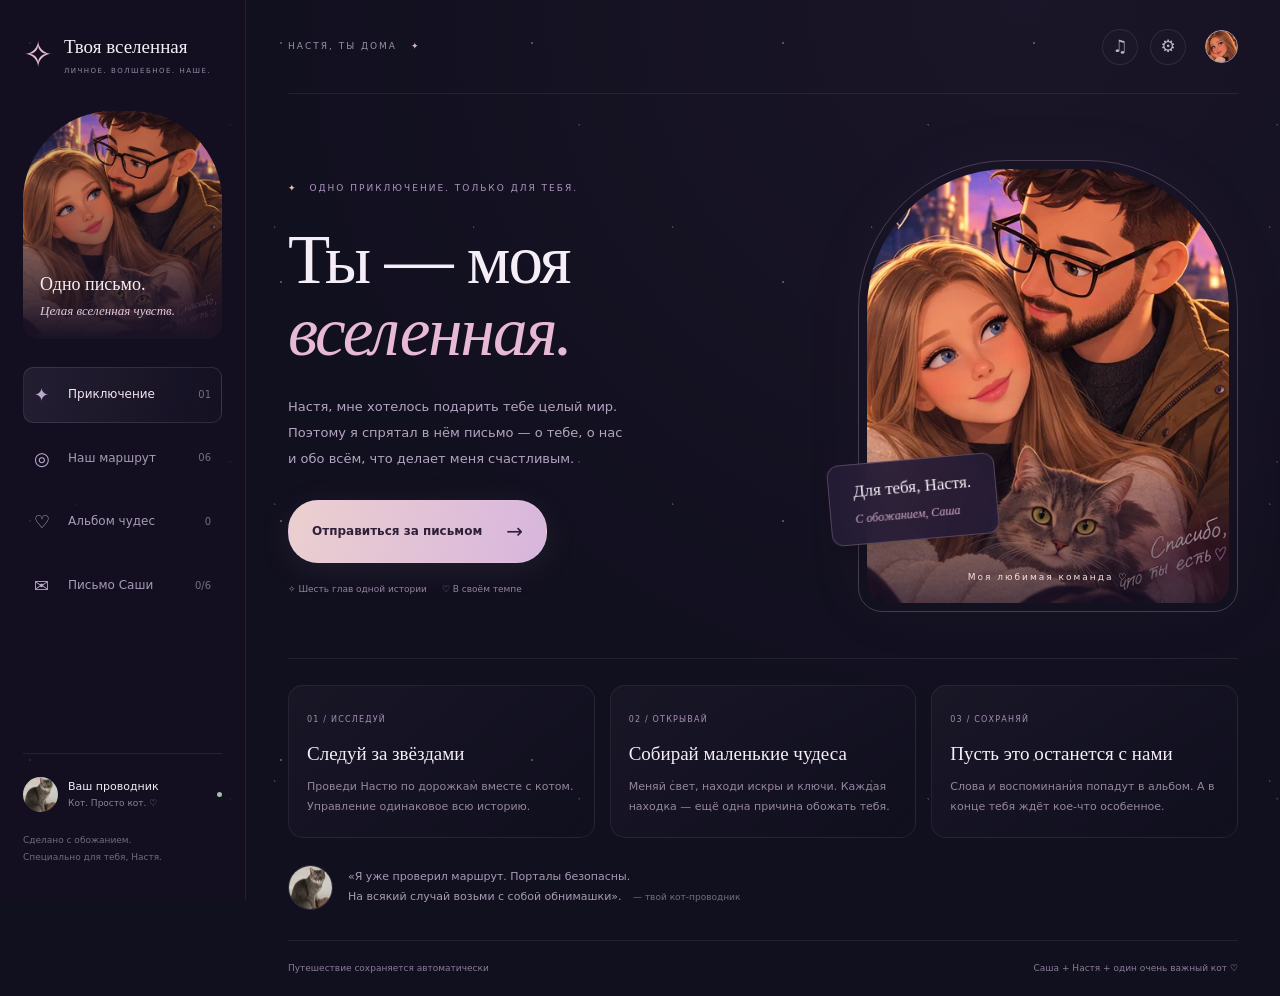
<file: index.html>
<!doctype html>
<html lang="ru">
  <head>
    <meta charset="UTF-8" />
    <meta
      name="viewport"
      content="width=device-width, initial-scale=1, viewport-fit=cover"
    />
    <meta name="theme-color" content="#121124" />
    <meta
      name="description"
      content="Одно маленькое приключение для Насти. Найди письмо Саши, путешествуя по звёздным дорожкам вместе с котом."
    />
    <title>Ты — моя вселенная · Письмо для Насти</title>
    <link rel="icon" href="./assets/heart.svg" type="image/svg+xml" />
    <link rel="manifest" href="./manifest.webmanifest" />
    <link rel="stylesheet" href="./styles.css" />
  </head>
  <body>
    <div class="stars-bg" aria-hidden="true"></div>
    <div class="app-shell">
      <aside class="sidebar">
        <a class="brand" href="./"
          ><span class="brand-mark">✧</span
          ><span>Твоя вселенная<small>ЛИЧНОЕ. ВОЛШЕБНОЕ. НАШЕ.</small></span></a
        >
        <div class="sidebar-letter">
          <img
            src="./assets/couple_art.webp"
            alt="Настя, Саша и кот в сказочной вселенной"
          /><span>Одно письмо.<br /><em>Целая вселенная чувств.</em></span>
        </div>
        <nav aria-label="Разделы приложения">
          <button data-tab="adventure" aria-current="page">
            <span>✦</span>Приключение <i>01</i></button
          ><button data-tab="route"><span>◎</span>Наш маршрут <i>06</i></button
          ><button data-tab="album">
            <span>♡</span>Альбом чудес <i id="album-count">0</i></button
          ><button data-tab="letter">
            <span>✉</span>Письмо Саши <i id="letter-count">0/6</i>
          </button>
        </nav>
        <div class="companion">
          <img src="./assets/cat.webp" alt="Наш серый кот" />
          <div>Ваш проводник<small>Кот. Просто кот. ♡</small></div>
          <span class="online-dot"></span>
        </div>
        <p class="sidebar-note">
          Сделано с обожанием.<br />Специально для тебя, Настя.
        </p>
      </aside>
      <div class="main-shell">
        <header class="topbar">
          <span class="topbar-label">НАСТЯ, ТЫ ДОМА <span>✦</span></span>
          <div class="topbar-actions">
            <button
              id="sound"
              class="icon-button"
              aria-label="Включить звук"
              aria-pressed="false"
            >
              ♫</button
            ><button id="settings" class="icon-button" aria-label="Настройки">
              ⚙</button
            ><img class="avatar" src="./assets/nastya_art.webp" alt="Настя" />
          </div>
        </header>
        <main id="main" tabindex="-1">
          <div class="loading">Зажигаем звёзды…</div>
        </main>
        <footer>
          <span id="save-status">Путешествие сохраняется автоматически</span
          ><span>Саша + Настя + один очень важный кот <b>♡</b></span>
        </footer>
      </div>
    </div>
    <nav class="mobile-nav" aria-label="Разделы приложения на телефоне">
      <button data-tab="adventure" aria-current="page">
        <span>✦</span>Игра</button
      ><button data-tab="route"><span>◎</span>Маршрут</button
      ><button data-tab="album"><span>♡</span>Альбом</button
      ><button data-tab="letter"><span>✉</span>Письмо</button>
    </nav>
    <dialog id="modal" aria-labelledby="modal-title">
      <button id="close-modal" class="close" aria-label="Закрыть">×</button>
      <div id="modal-content"></div>
    </dialog>
    <div id="toast" role="status" aria-live="polite"></div>
    <script src="./script.js" defer></script>
  </body>
</html>
</file>
<file: styles.css>
:root {
  color-scheme: dark;
  --bg: #11101f;
  --panel: #1b172c;
  --line: #ffffff13;
  --text: #f6eef7;
  --muted: #a599b4;
  --pink: #e7b9d4;
  --gold: #e3cb9b;
  --lavender: #b7a1d9;
  --radius: 22px;
}
* {
  box-sizing: border-box;
}
body {
  margin: 0;
  background:
    radial-gradient(ellipse at 80% 0, #39264438, transparent 55%), var(--bg);
  color: var(--text);
  font:
    14px/1.65 system-ui,
    -apple-system,
    BlinkMacSystemFont,
    "Segoe UI",
    sans-serif;
}
button,
a {
  -webkit-tap-highlight-color: transparent;
}
button {
  font: inherit;
  color: inherit;
  cursor: pointer;
}
button:disabled {
  cursor: default;
}
button:focus-visible,
a:focus-visible,
[tabindex]:focus-visible {
  outline: 2px solid var(--pink);
  outline-offset: 5px;
}
button {
  transition:
    background 0.2s,
    transform 0.2s,
    border-color 0.2s;
}
button:hover:not(:disabled) {
  filter: brightness(1.12);
}
a {
  color: inherit;
  text-decoration: none;
}
h1,
h2,
h3,
p {
  margin: 0;
}
h1,
h2,
h3 {
  font-family: Georgia, "Times New Roman", serif;
  font-weight: 400;
}
h1 em,
h2 em {
  font-weight: 400;
  color: var(--pink);
}
img {
  display: block;
  max-width: 100%;
}
.stars-bg {
  position: fixed;
  inset: 0;
  pointer-events: none;
  z-index: -1;
  opacity: 0.45;
  background-image:
    radial-gradient(1px 1px at 12% 18%, #fff9 90%, transparent),
    radial-gradient(1px 1px at 66% 37%, #fff6 90%, transparent),
    radial-gradient(1px 1px at 38% 82%, #fff7 90%, transparent);
  background-size:
    251px 239px,
    349px 337px,
    199px 277px;
}
.app-shell {
  max-width: 1600px;
  margin: auto;
  display: grid;
  grid-template-columns: 246px minmax(0, 1fr);
  min-height: 100dvh;
}
.sidebar {
  border-right: 1px solid var(--line);
  background: #141121b3;
  padding: 34px 23px;
  display: flex;
  flex-direction: column;
  position: sticky;
  top: 0;
  height: 100dvh;
}
.brand {
  display: flex;
  gap: 11px;
  align-items: center;
  font: 19px Georgia;
  white-space: nowrap;
}
.brand-mark {
  font-size: 36px;
  color: var(--pink);
}
.brand small {
  font: 7px system-ui;
  letter-spacing: 1.5px;
  display: block;
  color: #988aa8;
  margin-top: 9px;
}
.sidebar-letter {
  position: relative;
  margin: 35px 0 28px;
  border-radius: 90px 90px 16px 16px;
  overflow: hidden;
  min-height: 190px;
  flex-shrink: 1;
  max-height: 250px;
}
.sidebar-letter img {
  width: 100%;
  height: 100%;
  object-fit: cover;
  opacity: 0.8;
}
.sidebar-letter:after {
  content: "";
  position: absolute;
  inset: 40% 0 0;
  background: linear-gradient(transparent, #1a1225);
}
.sidebar-letter > span {
  position: absolute;
  bottom: 17px;
  left: 17px;
  font: 18px/1.4 Georgia;
  z-index: 1;
}
.sidebar-letter em {
  font-size: 13px;
  color: #e4c9dc;
}
.sidebar nav {
  display: grid;
  gap: 8px;
}
.sidebar nav button {
  display: flex;
  align-items: center;
  gap: 12px;
  border: 1px solid transparent;
  background: none;
  text-align: left;
  border-radius: 10px;
  padding: 12px 10px;
  font-size: 12px;
  color: #a99bb8;
}
.sidebar nav button > span {
  font-size: 18px;
  width: 22px;
  color: #bca9cf;
}
.sidebar nav button i {
  margin-left: auto;
  font-style: normal;
  font-size: 10px;
  color: #796c87;
}
.sidebar nav button[aria-current] {
  border-color: #b69bc72c;
  background: linear-gradient(100deg, #bfa0d21a, #bfa0d203);
  color: #f4e5f1;
}
.companion {
  display: flex;
  align-items: center;
  gap: 10px;
  border-top: 1px solid var(--line);
  margin-top: auto;
  padding-top: 23px;
  font-size: 11px;
}
.companion img {
  width: 35px;
  height: 35px;
  object-fit: cover;
  border-radius: 50%;
}
.companion small {
  display: block;
  font-size: 9px;
  color: #90819f;
}
.online-dot {
  width: 5px;
  height: 5px;
  background: #a6bfa4;
  border-radius: 50%;
  margin-left: auto;
}
.sidebar-note {
  font-size: 9px;
  color: #756881;
  margin-top: 20px;
  line-height: 1.9;
}
.main-shell {
  min-width: 0;
  padding: 0 42px;
  display: flex;
  flex-direction: column;
}
.topbar {
  height: 94px;
  display: flex;
  justify-content: space-between;
  align-items: center;
  border-bottom: 1px solid var(--line);
}
.topbar-label {
  font-size: 9px;
  letter-spacing: 2px;
  color: #9a8da9;
}
.topbar-label span {
  color: #d1b0d2;
  margin-left: 9px;
}
.topbar-actions {
  display: flex;
  gap: 12px;
  align-items: center;
}
.icon-button {
  width: 36px;
  height: 36px;
  border-radius: 50%;
  background: #ffffff03;
  border: 1px solid #ffffff16;
  color: #c2b2cf;
  font-size: 17px;
}
.icon-button[aria-pressed="true"] {
  background: #d7a5d22b;
  color: #f1d3eb;
}
.avatar {
  width: 33px;
  height: 33px;
  object-fit: cover;
  object-position: top;
  border: 1px solid #bd9eb6;
  border-radius: 50%;
  margin-left: 7px;
}
main {
  flex: 1;
  min-width: 0;
  padding: 38px 0 30px;
  outline: none;
}
footer {
  padding: 20px 0;
  border-top: 1px solid var(--line);
  display: flex;
  justify-content: space-between;
  gap: 15px;
  flex-wrap: wrap;
  font-size: 9px;
  color: #897b97;
}
footer b {
  font-weight: 400;
  color: var(--pink);
}
.eyebrow {
  display: inline-block;
  color: #ad95bd;
  font-size: 9px;
  letter-spacing: 2px;
}
.primary {
  display: inline-flex;
  justify-content: center;
  gap: 24px;
  align-items: center;
  border: 1px solid #edcadb44;
  background: linear-gradient(110deg, #ecd0cf, #d7b5de);
  color: #302039;
  border-radius: 30px;
  padding: 14px 23px;
  font-weight: 600;
  font-size: 12px;
  box-shadow: 0 7px 35px #dfa4c716;
}
.primary:hover {
  transform: translateY(-2px);
}
.primary span {
  font-size: 20px;
  font-weight: 400;
}
.text-button {
  display: block;
  border: 0;
  background: none;
  color: var(--muted);
  font-size: 11px;
  text-decoration: underline;
  text-underline-offset: 4px;
  margin: 16px auto 0;
  padding: 8px;
}
.welcome {
  display: grid;
  grid-template-columns: 1.1fr 1fr;
  gap: 35px;
  align-items: center;
  padding: 28px 0 46px;
}
.welcome-copy h1 {
  font-size: clamp(45px, 5.4vw, 79px);
  line-height: 1.04;
  letter-spacing: -2px;
  margin: 26px 0;
}
.welcome-copy p {
  color: #b4a4c1;
  font-size: 13px;
  line-height: 2;
  margin-bottom: 28px;
}
.tiny-star {
  font-style: normal;
  color: #e9c69e;
  margin-right: 7px;
}
.welcome-meta {
  display: flex;
  gap: 15px;
  font-size: 9px;
  color: #95819f;
  margin-top: 19px;
}
.welcome-art {
  position: relative;
  justify-self: end;
  width: 100%;
  max-width: 380px;
  aspect-ratio: 0.84;
  border-radius: 150px 150px 24px 24px;
  border: 1px solid #dab4d342;
  padding: 8px;
  box-shadow: 0 0 70px #a1668e0b;
}
.welcome-art > img {
  width: 100%;
  height: 100%;
  object-fit: cover;
  border-radius: 140px 140px 19px 19px;
}
.welcome-art:after {
  content: "";
  position: absolute;
  inset: 60% 8px 8px;
  background: linear-gradient(transparent, #130d21a8);
  border-radius: 0 0 19px 19px;
}
.art-caption {
  position: absolute;
  bottom: 27px;
  left: 0;
  right: 0;
  text-align: center;
  font-size: 9px;
  letter-spacing: 2px;
  z-index: 1;
  color: #f9dcdf;
}
.floating-note {
  position: absolute;
  left: -30px;
  bottom: 71px;
  z-index: 2;
  transform: rotate(-5deg);
  padding: 14px 24px;
  background: #241b35e8;
  backdrop-filter: blur(20px);
  border: 1px solid #dfb2ce42;
  border-radius: 12px;
  font: 17px/1.5 Georgia;
  box-shadow: 0 10px 20px #0003;
}
.floating-note em {
  font-size: 12px;
  color: #d1adc6;
}
.intro-cards {
  display: grid;
  grid-template-columns: repeat(3, 1fr);
  gap: 15px;
  padding-top: 26px;
  border-top: 1px solid var(--line);
}
.intro-cards article {
  padding: 20px 18px;
  border: 1px solid var(--line);
  border-radius: 15px;
  background: linear-gradient(140deg, #d9b5e20a, transparent);
}
.intro-cards article > span {
  font-size: 8px;
  color: #a78eb5;
  letter-spacing: 1.2px;
}
.intro-cards h3 {
  font-size: 19px;
  margin: 13px 0 10px;
  line-height: 1.3;
}
.intro-cards p {
  color: #95869f;
  font-size: 11px;
  line-height: 1.8;
}
.welcome-bottom {
  display: flex;
  align-items: center;
  gap: 15px;
  margin-top: 27px;
}
.welcome-bottom img {
  width: 45px;
  height: 45px;
  border-radius: 50%;
  object-fit: cover;
  border: 1px solid #c5acc02c;
}
.welcome-bottom p {
  color: #a99ab5;
  font-size: 11px;
  line-height: 1.8;
}
.welcome-bottom p span {
  font-size: 9px;
  color: #776c85;
  margin-left: 8px;
}
.page-heading {
  margin-bottom: 30px;
}
.page-heading h1 {
  font-size: clamp(32px, 4vw, 48px);
  margin: 12px 0 13px;
  line-height: 1.18;
}
.page-heading p {
  color: var(--muted);
  font-size: 13px;
  max-width: 640px;
}
.chapter-header {
  display: flex;
  align-items: center;
  justify-content: space-between;
  gap: 15px;
  margin-bottom: 26px;
}
.chapter-header h1 {
  font-size: clamp(28px, 3.2vw, 42px);
  margin-top: 8px;
  line-height: 1.2;
}
.chapter-theme {
  font-size: 10px;
  white-space: nowrap;
  padding: 7px 13px;
  border: 1px solid #d9b4d425;
  border-radius: 30px;
  color: #c8adc7;
}
.game-layout {
  display: grid;
  grid-template-columns: minmax(0, 1.55fr) minmax(235px, 1fr);
  gap: 22px;
  align-items: start;
}
.game-stage {
  position: relative;
  border: 1px solid #bea0d02b;
  border-radius: 20px;
  background:
    radial-gradient(
      ellipse at 50% 45%,
      color-mix(in srgb, var(--chapter-color) 24%, transparent),
      transparent 70%
    ),
    linear-gradient(150deg, #21172f, #151326);
  overflow: hidden;
}
.stage-top,
.stage-bottom {
  display: flex;
  align-items: center;
  justify-content: space-between;
  gap: 10px;
  padding: 18px 20px;
  position: relative;
  z-index: 1;
}
.stage-label {
  font-size: 8px;
  letter-spacing: 1.5px;
  color: #ac97ba;
}
#move-count {
  font-size: 9px;
  color: #8f7f9d;
  white-space: nowrap;
}
.board-wrap {
  padding: 8px 20px;
  position: relative;
}
.board-orbit {
  position: absolute;
  inset: -10px 0;
  border: 1px solid #d2a7d517;
  border-radius: 50%;
  transform: rotate(-25deg);
  pointer-events: none;
}
.board {
  position: relative;
  display: grid;
  grid-template-columns: repeat(7, minmax(0, 1fr));
  grid-template-rows: repeat(7, minmax(0, 1fr));
  gap: 5px;
  aspect-ratio: 1;
  touch-action: none;
  max-width: 490px;
  margin: auto;
  border-radius: 12px;
}
.cell {
  position: relative;
  min-width: 0;
  padding: 0;
  border: 1px solid #b9a2d222;
  border-radius: 10px;
  background: linear-gradient(145deg, #73608135, #30233d);
  display: grid;
  place-items: center;
  font-size: 23px;
  color: #d3b4e9;
  transition:
    background 0.3s,
    box-shadow 0.3s,
    opacity 0.3s;
}
.cell.path:after {
  content: "";
  position: absolute;
  bottom: 5px;
  width: 3px;
  height: 3px;
  background: #d2bad444;
  border-radius: 50%;
  pointer-events: none;
}
.cell.void {
  background: transparent;
  border-color: transparent;
  opacity: 0.35;
}
.cell.void:before {
  content: "·";
  color: #d5bee4;
  font-size: 14px;
}
.cell.blocked.path {
  opacity: 0.4;
  background: #100c1c;
}
.cell.adjacent {
  border-color: #d5b0e66b;
  background: #654b7355;
}
.cell.spark {
  color: #f8d5a1;
  text-shadow: 0 0 12px #eab66a77;
}
.cell.spark > span {
  animation: star-pulse 3s infinite;
}
.cell.key {
  color: #e1c688;
}
.cell.cache {
  color: #e8aacc;
}
.cell.portal {
  border-radius: 50%;
  color: #dfc5f2;
  border-color: #c199de88;
  box-shadow: 0 0 18px #ad81b329;
  font-size: 32px;
  background: radial-gradient(circle, #9360af66, #231732);
}
.cell.player {
  border: 2px solid #f2d3e6;
  background: #e0b4d9;
  z-index: 2;
  box-shadow: 0 0 22px #d9abce44;
  opacity: 1;
}
.cell.player img {
  width: 100%;
  height: 100%;
  position: absolute;
  inset: 0;
  object-fit: cover;
  object-position: top;
  border-radius: 7px;
}
.player-cat {
  position: absolute;
  bottom: -5px;
  right: -4px;
  border-radius: 50%;
  background: #36213b;
  color: #f2c5da;
  font-size: 12px;
  width: 18px;
  height: 18px;
  line-height: 16px;
  border: 1px solid #deb5d2;
}
.cell.hinted {
  outline: 2px solid #efc585;
  outline-offset: 1px;
  box-shadow: 0 0 20px #e9c68f44;
}
.stage-bottom > span {
  font-size: 12px;
  color: #e0c2d9;
}
.stage-bottom small {
  display: block;
  color: #86748f;
  font-size: 8px;
  margin-top: 3px;
}
.phase-button {
  display: flex;
  gap: 7px;
  align-items: center;
  border: 1px solid #ccb0e135;
  border-radius: 24px;
  padding: 9px 12px;
  background: #b590c610;
  color: #d6bedf;
  font-size: 12px;
}
.phase-button span {
  font-size: 9px;
}
.quest-panel {
  padding: 22px 21px;
  border-radius: 18px;
  border: 1px solid var(--line);
  background: linear-gradient(130deg, #d6b4d909, #ffffff02);
}
.quest-heading {
  display: flex;
  align-items: center;
  justify-content: space-between;
  color: #c3a6ca;
}
.quest-panel h2 {
  font-size: 24px;
  line-height: 1.25;
  margin: 12px 0;
}
.quest-panel > p {
  font-size: 11px;
  color: #ab99b6;
  line-height: 1.85;
}
.quest-list {
  display: grid;
  gap: 12px;
  margin: 24px 0;
  font-size: 10px;
}
.quest-list > div {
  display: flex;
  justify-content: space-between;
  gap: 10px;
}
.quest-list span {
  color: #c6afd2;
}
.quest-list b {
  font-weight: 400;
  color: #a591b5;
  font-size: 9px;
  white-space: nowrap;
}
.dialogue {
  display: flex;
  align-items: flex-start;
  gap: 10px;
  border-top: 1px solid var(--line);
  padding-top: 20px;
}
.dialogue img {
  width: 30px;
  height: 30px;
  object-fit: cover;
  object-position: top;
  border-radius: 50%;
}
.dialogue strong {
  font-size: 10px;
  font-weight: 500;
  color: #e7c5dc;
}
.dialogue strong span {
  color: #7e6d8b;
  font-size: 8px;
  margin-left: 7px;
}
.dialogue p {
  font-size: 11px;
  color: #bbaac7;
  margin-top: 6px;
  line-height: 1.9;
  min-height: 100px;
}
.cat-hint {
  width: 100%;
  display: flex;
  align-items: center;
  gap: 10px;
  font-size: 10px;
  border: 1px solid #c4aac52c;
  background: #d8aec90a;
  border-radius: 10px;
  padding: 9px;
  margin-top: 20px;
}
.cat-hint img {
  width: 25px;
  height: 25px;
  object-fit: cover;
  border-radius: 50%;
}
.cat-hint > span {
  margin-left: auto;
}
.game-controls {
  display: flex;
  align-items: center;
  gap: 12px;
  margin-top: 18px;
}
.game-controls > small {
  font-size: 8px;
  color: #8f7e9d;
  line-height: 1.8;
}
.dpad {
  display: grid;
  grid-template-columns: repeat(3, 29px);
  grid-template-rows: repeat(2, 29px);
  gap: 4px;
}
.dpad button {
  background: #bda6cc0b;
  border: 1px solid #c9b0d029;
  border-radius: 7px;
  color: #cbb4d5;
  padding: 0;
  font-size: 16px;
}
.dpad button:first-child {
  grid-column: 2;
}
.dpad button:nth-child(2) {
  grid-column: 1;
}
.legend {
  display: flex;
  flex-wrap: wrap;
  gap: 17px;
  margin: 15px 0 28px;
  font-size: 9px;
  color: #9b87a9;
}
.legend-star {
  color: #e3c18d;
  font-style: normal;
}
.journey-strip {
  display: flex;
  justify-content: space-between;
  gap: 8px;
  border-top: 1px solid var(--line);
  padding-top: 24px;
  color: #71637e;
  font-size: 9px;
}
.journey-strip > span {
  display: flex;
  align-items: center;
  gap: 7px;
}
.journey-strip i {
  font-style: normal;
  border: 1px solid #ffffff12;
  width: 23px;
  height: 23px;
  border-radius: 50%;
  display: grid;
  place-items: center;
  font-size: 8px;
}
.journey-strip .current {
  color: #e4bad5;
}
.journey-strip .current i {
  border-color: #c9a5d677;
  background: #bfa1cb15;
}
.journey-strip .done {
  color: #b3bea1;
}
.chapter-end {
  max-width: 650px;
  margin: 30px auto;
  text-align: center;
  padding: 20px 0 50px;
}
.end-symbol {
  font: 90px Georgia;
  color: #dec0de;
  line-height: 1.5;
  text-shadow: 0 0 60px #c7a5d033;
}
.chapter-end h1 {
  font-size: clamp(36px, 5vw, 58px);
  line-height: 1.15;
}
.chapter-end > p {
  color: #bda9c9;
  line-height: 1.9;
  margin: 24px auto;
  max-width: 540px;
  font: 19px/1.8 Georgia;
}
.achievement {
  display: inline-block;
  color: #e1c29c;
  border: 1px solid #dcc1a22b;
  border-radius: 30px;
  padding: 10px 17px;
  font-size: 11px;
}
.chapter-end .primary {
  display: flex;
  max-width: max-content;
  margin: 28px auto 0;
}
.letter-progress {
  display: flex;
  justify-content: center;
  gap: 25px;
  margin-top: 35px;
  color: #41314e;
}
.letter-progress .lit {
  color: #dcbacb;
  text-shadow: 0 0 15px #dba6d24d;
}
.route-list {
  display: grid;
  gap: 12px;
  margin: 25px 0 30px;
}
.route-stop {
  display: flex;
  align-items: center;
  gap: 24px;
  padding: 25px;
  border: 1px solid var(--line);
  background: #c4a5d206;
  border-radius: 17px;
}
.route-stop.active {
  border-color: #d3b0dd40;
  background: #bd92c30c;
}
.route-stop.locked {
  opacity: 0.55;
}
.route-number {
  flex-shrink: 0;
  display: grid;
  place-items: center;
  width: 45px;
  height: 45px;
  border-radius: 50%;
  border: 1px solid #cbb1dc26;
  font: 22px Georgia;
  color: #c7a5d1;
}
.route-stop h2 {
  font-size: 24px;
  margin: 5px 0;
}
.route-stop p {
  font-size: 11px;
  color: #aa98b7;
  max-width: 550px;
}
.route-state {
  margin-left: auto;
  white-space: nowrap;
  color: #bfa9cd;
  font-size: 10px;
}
.album-grid {
  display: grid;
  grid-template-columns: repeat(3, minmax(0, 1fr));
  gap: 20px;
}
.album-card {
  border: 1px solid var(--line);
  background: #c4a5d206;
  border-radius: 16px;
  overflow: hidden;
}
.album-card > img {
  width: 100%;
  height: 220px;
  object-fit: cover;
  object-position: top;
}
.album-copy {
  padding: 20px;
}
.album-copy h2 {
  font-size: 22px;
  line-height: 1.25;
  margin: 12px 0;
}
.album-copy p {
  font-size: 11px;
  color: #b3a0bf;
  margin-top: 12px;
  line-height: 1.9;
}
.album-copy .secret-note {
  padding-top: 12px;
  border-top: 1px solid var(--line);
  color: #dbb5d0;
}
.album-placeholder {
  height: 220px;
  background: radial-gradient(ellipse at center, #b99acb17, transparent);
  display: flex;
  align-items: center;
  justify-content: center;
  flex-direction: column;
  font: 45px Georgia;
  color: #796086;
}
.album-placeholder span {
  font: 10px system-ui;
  margin-top: 10px;
  color: #8a7396;
}
.album-card.locked h2 {
  color: #a090ae;
}
.souvenirs {
  margin-top: 35px;
}
.souvenirs p {
  color: var(--muted);
  margin: 12px 0;
}
.souvenirs .achievement {
  margin: 5px;
}
.letter-paper {
  max-width: 690px;
  padding: 40px 50px;
  margin: 35px 0;
  border: 1px solid #bba1c52b;
  border-radius: 20px;
  background: linear-gradient(130deg, #ad8db510, #cba8c106);
  box-shadow: 0 15px 65px #0001;
}
.letter-address {
  font: italic 30px Georgia;
  color: #e1b3cb;
  margin-bottom: 30px;
}
.letter-paper > p {
  font: 20px/1.9 Georgia;
  color: #d9c6df;
  margin: 20px 0;
}
.unwritten {
  margin: 24px 0;
}
.unwritten span {
  font-size: 8px;
  letter-spacing: 1.5px;
  color: #7d668b;
}
.unwritten i {
  display: block;
  height: 1px;
  background: linear-gradient(90deg, #c6acd028, transparent);
  margin-top: 18px;
  width: 90%;
}
.unwritten i:last-child {
  width: 65%;
}
.letter-signature {
  text-align: right;
  font: italic 24px Georgia;
  color: #c8a5cb;
  margin-top: 35px;
}
.finale {
  max-width: 800px;
  margin: auto;
  text-align: center;
  padding: 15px 0 30px;
}
.final-art {
  height: 310px;
  position: relative;
  max-width: 560px;
  margin: 25px auto 35px;
  overflow: hidden;
  border-radius: 150px 150px 25px 25px;
  background: #20162f;
  box-shadow: 0 0 60px #e1b0d015;
  border: 1px solid #d4abc831;
}
.final-art .meet {
  position: absolute;
  bottom: 0;
  width: 45%;
  height: 100%;
  object-fit: cover;
  object-position: top;
}
.final-art .nastya {
  left: 5%;
  animation: meet-left 2.5s both;
}
.final-art .sasha {
  right: 5%;
  animation: meet-right 2.5s both;
}
.final-art .together {
  position: absolute;
  inset: 0;
  width: 100%;
  height: 100%;
  object-fit: cover;
  animation: reveal 2s 1.6s both;
}
.final-heart {
  position: absolute;
  bottom: 10px;
  left: 0;
  right: 0;
  text-align: center;
  font: 52px Georgia;
  color: #ffe3eb;
  text-shadow: 0 0 20px #edb9cc;
  animation: reveal 2s 2.5s both;
}
.finale h1 {
  font-size: clamp(37px, 5vw, 62px);
  line-height: 1.13;
  color: #e9b7d2;
  animation: glow 4s infinite alternate;
}
.final-intro {
  max-width: 640px;
  margin: 25px auto;
  color: #bda6c8;
  font-size: 14px;
  line-height: 1.9;
}
.final-fragments {
  font: 18px/1.8 Georgia;
  color: #d6bcd7;
  max-width: 650px;
  margin: 30px auto;
}
.final-fragments p {
  margin: 15px 0;
}
.galaxy {
  display: flex;
  flex-wrap: wrap;
  justify-content: center;
  gap: 9px;
  margin: 30px auto;
}
.galaxy span {
  font-size: 10px;
  color: #d6b9da;
  border: 1px solid #ca9edb33;
  border-radius: 30px;
  padding: 7px 12px;
  animation: float 5s infinite;
}
.galaxy span:nth-child(2n) {
  animation-delay: -2s;
}
.final-signature {
  font: italic 26px Georgia;
  color: #e6c4db;
  margin: 30px;
}
.final-cat {
  width: 65px;
  height: 65px;
  object-fit: cover;
  border-radius: 50%;
  margin: 25px auto 10px;
  border: 1px solid #d4b6c94d;
}
.cat-signature {
  color: #967ca4;
  font-size: 10px;
  margin-bottom: 30px;
}
.mobile-nav {
  display: none;
}
dialog {
  width: min(540px, calc(100% - 28px));
  max-height: 90dvh;
  border: 1px solid #c4a0cf3d;
  border-radius: 22px;
  background: linear-gradient(140deg, #2c203b, #171226);
  color: var(--text);
  padding: 35px;
  box-shadow: 0 30px 100px #0007;
}
dialog::backdrop {
  background: #0a0716c9;
  backdrop-filter: blur(8px);
}
dialog h2 {
  font-size: 32px;
  line-height: 1.25;
  margin: 14px 0;
}
dialog p {
  font-size: 13px;
  color: #bba6c8;
  line-height: 1.9;
  margin: 15px 0;
}
dialog h3 {
  font-size: 21px;
}
.settings-help {
  border-top: 1px solid var(--line);
  margin-top: 25px;
  padding-top: 22px;
}
.close {
  position: absolute;
  right: 12px;
  top: 10px;
  font: 27px Arial;
  border: 0;
  background: none;
  color: #af94bd;
}
.danger-button {
  border: 1px solid #dc94b333;
  background: #ce9dc50a;
  color: #d9b2cb;
  border-radius: 25px;
  font-size: 11px;
  padding: 12px 18px;
}
.modal-actions {
  display: flex;
  flex-wrap: wrap;
  gap: 10px;
  margin-top: 25px;
}
#toast {
  position: fixed;
  z-index: 20;
  left: 50%;
  bottom: 30px;
  transform: translate(-50%, 15px);
  opacity: 0;
  pointer-events: none;
  background: #3c2947f2;
  backdrop-filter: blur(15px);
  border: 1px solid #d6aec93b;
  border-radius: 25px;
  padding: 12px 22px;
  font-size: 12px;
  max-width: 90%;
  text-align: center;
  transition: 0.25s;
  color: #f4dcee;
}
#toast.visible {
  transform: translate(-50%, 0);
  opacity: 1;
}
.particle {
  position: fixed;
  z-index: 15;
  pointer-events: none;
  color: #f0bedb;
  animation: rise 2.3s both;
}
.loading,
.error-state {
  text-align: center;
  padding: 80px 10px;
  color: #bfa7cd;
}
.error-state h1 {
  font-size: 36px;
}
.error-state p {
  margin: 20px;
}
.error-state > span {
  font-size: 70px;
}
.error-state .primary {
  margin-top: 20px;
}
@keyframes star-pulse {
  50% {
    opacity: 0.65;
    scale: 0.85;
  }
}
@keyframes float {
  50% {
    translate: 0 -4px;
  }
}
@keyframes rise {
  to {
    transform: translateY(-190px) rotate(30deg);
    opacity: 0;
  }
}
@keyframes meet-left {
  from {
    transform: translateX(-50px);
    opacity: 0;
  }
  to {
    transform: translateX(30px);
    opacity: 1;
  }
}
@keyframes meet-right {
  from {
    transform: translateX(50px);
    opacity: 0;
  }
  to {
    transform: translateX(-30px);
    opacity: 1;
  }
}
@keyframes reveal {
  from {
    opacity: 0;
  }
  to {
    opacity: 1;
  }
}
@keyframes glow {
  to {
    text-shadow: 0 0 35px #e1a6d122;
  }
}
@media (min-width: 1500px) {
  .main-shell {
    padding: 0 65px;
  }
  .welcome {
    padding-top: 45px;
    padding-bottom: 65px;
    gap: 65px;
  }
  .welcome-art {
    max-width: 410px;
  }
  .sidebar-letter {
    max-height: 270px;
  }
  .game-layout {
    gap: 28px;
  }
  .board-wrap {
    padding: 15px 27px;
  }
  .quest-panel {
    padding: 27px;
  }
  .dialogue p {
    min-height: 120px;
  }
}
@media (max-width: 1150px) {
  .app-shell {
    grid-template-columns: 210px minmax(0, 1fr);
  }
  .sidebar {
    padding: 28px 17px;
  }
  .brand {
    font-size: 16px;
    gap: 7px;
  }
  .brand small {
    font-size: 6px;
  }
  .main-shell {
    padding: 0 27px;
  }
  .welcome {
    gap: 25px;
  }
  .welcome-copy h1 {
    font-size: 60px;
  }
  .welcome-copy p {
    font-size: 12px;
  }
  .welcome-meta {
    flex-direction: column;
    gap: 5px;
  }
  .welcome-art {
    max-width: 320px;
  }
  .game-layout {
    grid-template-columns: minmax(0, 1.4fr) minmax(220px, 1fr);
    gap: 16px;
  }
  .quest-panel {
    padding: 18px 16px;
  }
  .board-wrap {
    padding: 7px 12px;
  }
  .board {
    gap: 4px;
  }
  .cell {
    border-radius: 7px;
    font-size: 20px;
  }
  .stage-top,
  .stage-bottom {
    padding: 16px 12px;
  }
  .stage-label {
    font-size: 6px;
    letter-spacing: 1px;
  }
  .phase-button {
    padding: 7px 9px;
  }
  .quest-panel h2 {
    font-size: 22px;
  }
  .journey-strip {
    flex-wrap: wrap;
    justify-content: flex-start;
    gap: 16px;
  }
  .album-grid {
    grid-template-columns: repeat(2, minmax(0, 1fr));
  }
  .intro-cards {
    gap: 10px;
  }
  .intro-cards article {
    padding: 17px 13px;
  }
  .intro-cards h3 {
    font-size: 17px;
  }
}
@media (max-width: 900px) {
  .app-shell {
    grid-template-columns: 175px minmax(0, 1fr);
  }
  .sidebar {
    padding: 25px 12px;
  }
  .brand {
    font-size: 14px;
    gap: 6px;
  }
  .brand-mark {
    font-size: 28px;
  }
  .brand small {
    font-size: 5px;
    letter-spacing: 1px;
  }
  .sidebar nav button {
    font-size: 10px;
    gap: 7px;
    padding: 10px 7px;
  }
  .sidebar-letter {
    min-height: 170px;
    max-height: 200px;
  }
  .sidebar-letter > span {
    font-size: 15px;
    left: 10px;
  }
  .sidebar-letter em {
    font-size: 10px;
  }
  .main-shell {
    padding: 0 24px;
  }
  .welcome-copy h1 {
    font-size: 50px;
  }
  .welcome {
    gap: 20px;
  }
  .welcome .eyebrow {
    font-size: 7px;
    letter-spacing: 1px;
  }
  .floating-note {
    left: -18px;
    padding: 11px 16px;
    font-size: 15px;
  }
  .welcome-copy p br {
    display: none;
  }
  .intro-cards {
    grid-template-columns: 1fr;
  }
  .intro-cards article {
    display: grid;
    grid-template-columns: 1fr 1.5fr;
    gap: 0 20px;
  }
  .intro-cards article > span {
    grid-column: 1;
  }
  .intro-cards h3 {
    grid-column: 1;
    margin: 7px 0;
  }
  .intro-cards p {
    grid-column: 2;
    grid-row: 1/3;
  }
  .game-layout {
    grid-template-columns: 1fr;
  }
  .game-stage {
    max-width: 580px;
    width: 100%;
    margin: auto;
  }
  .quest-panel {
    display: grid;
    grid-template-columns: 1fr 1fr;
    gap: 0 24px;
  }
  .quest-heading,
  .quest-panel h2,
  .quest-panel > p,
  .quest-list {
    grid-column: 1;
  }
  .dialogue {
    grid-column: 2;
    grid-row: 1/5;
    border: 0;
    padding: 0;
  }
  .cat-hint {
    grid-column: 2;
    margin: 0;
    align-self: start;
  }
  .game-controls {
    grid-column: 1;
    grid-row: 5;
    margin: 0;
  }
  .quest-list {
    margin: 18px 0;
  }
  .stage-label {
    font-size: 8px;
  }
  .cell {
    font-size: 25px;
  }
  .board-wrap {
    padding: 10px 25px;
  }
  .stage-top,
  .stage-bottom {
    padding: 18px 25px;
  }
  .dpad {
    grid-template-columns: repeat(3, 35px);
    grid-template-rows: repeat(2, 35px);
  }
  .game-controls > small {
    display: none;
  }
  .cell.player img {
    border-radius: 5px;
  }
  .route-stop {
    gap: 15px;
    padding: 20px;
  }
  .route-stop h2 {
    font-size: 22px;
  }
  .route-state {
    display: none;
  }
}
@media (max-width: 640px) {
  .app-shell {
    display: block;
    min-height: 100dvh;
  }
  .sidebar {
    display: none;
  }
  .main-shell {
    padding: 0 20px;
  }
  .topbar {
    height: 72px;
  }
  .topbar-label {
    font-size: 8px;
    letter-spacing: 1.6px;
  }
  .topbar-actions {
    gap: 9px;
  }
  .icon-button {
    width: 34px;
    height: 34px;
  }
  .avatar {
    width: 30px;
    height: 30px;
  }
  .mobile-nav {
    display: flex;
    position: fixed;
    bottom: 0;
    left: 0;
    right: 0;
    z-index: 10;
    justify-content: space-around;
    border-top: 1px solid #b195c12b;
    background: #171225ee;
    backdrop-filter: blur(20px);
    padding: 8px 10px max(8px, env(safe-area-inset-bottom));
  }
  .mobile-nav button {
    background: none;
    border: 0;
    color: #8f7c9e;
    display: flex;
    flex-direction: column;
    align-items: center;
    justify-content: center;
    gap: 3px;
    font-size: 9px;
    min-height: 44px;
    min-width: 65px;
    border-radius: 10px;
  }
  .mobile-nav button span {
    font-size: 22px;
    line-height: 1.1;
  }
  .mobile-nav button[aria-current] {
    color: #e7bad5;
    background: #e2acc60b;
  }
  main {
    padding: 26px 0;
  }
  .welcome {
    display: flex;
    flex-direction: column;
    padding: 8px 0 30px;
    gap: 32px;
  }
  .welcome-copy {
    width: 100%;
  }
  .welcome-copy h1 {
    font-size: 61px;
    letter-spacing: -1.8px;
    margin: 21px 0;
  }
  .welcome-copy p {
    font-size: 13px;
    line-height: 1.9;
    max-width: 380px;
  }
  .welcome .eyebrow {
    font-size: 8px;
    letter-spacing: 1.3px;
  }
  .welcome-copy .primary {
    width: 100%;
    max-width: 360px;
    padding: 15px 20px;
  }
  .welcome-meta {
    flex-direction: row;
    gap: 18px;
    font-size: 8px;
    justify-content: center;
    max-width: 360px;
    margin-top: 15px;
  }
  .welcome-art {
    width: 85%;
    max-width: 340px;
    aspect-ratio: 0.95;
    align-self: center;
    border-radius: 120px 120px 22px 22px;
  }
  .welcome-art > img {
    border-radius: 112px 112px 16px 16px;
  }
  .floating-note {
    left: -20px;
    bottom: 65px;
  }
  .intro-cards article {
    padding: 18px 15px;
    gap: 0 15px;
  }
  .intro-cards h3 {
    font-size: 18px;
  }
  .intro-cards p {
    font-size: 10px;
  }
  .welcome-bottom {
    align-items: flex-start;
  }
  .welcome-bottom p {
    font-size: 10px;
  }
  .welcome-bottom p span {
    display: block;
    margin-left: 0;
    margin-top: 4px;
  }
  .welcome-bottom p br {
    display: none;
  }
  .welcome-bottom img {
    flex-shrink: 0;
  }
  footer {
    margin-bottom: 77px;
    padding: 18px 0;
    gap: 6px;
    font-size: 8px;
  }
  footer > span {
    width: 100%;
  }
  .chapter-header {
    margin-bottom: 20px;
    align-items: flex-start;
  }
  .chapter-header h1 {
    font-size: 30px;
    line-height: 1.15;
  }
  .chapter-header .eyebrow {
    font-size: 7px;
    letter-spacing: 1.3px;
  }
  .chapter-theme {
    display: none;
  }
  .game-layout {
    gap: 15px;
  }
  .game-stage {
    border-radius: 16px;
  }
  .board-wrap {
    padding: 5px 10px;
  }
  .board {
    gap: 4px;
  }
  .cell {
    font-size: 22px;
    border-radius: 7px;
    min-height: 0;
  }
  .cell.portal {
    font-size: 27px;
  }
  .cell.path:after {
    bottom: 3px;
    width: 2px;
    height: 2px;
  }
  .stage-top,
  .stage-bottom {
    padding: 15px 12px;
  }
  .stage-label {
    font-size: 6px;
    letter-spacing: 1px;
  }
  #move-count {
    font-size: 8px;
  }
  .phase-button {
    min-height: 39px;
    font-size: 14px;
  }
  .phase-button span {
    font-size: 9px;
  }
  .stage-bottom > span {
    font-size: 11px;
  }
  .quest-panel {
    display: flex;
    flex-direction: column;
    padding: 20px;
    gap: 0;
  }
  .quest-heading .eyebrow {
    font-size: 8px;
  }
  .quest-panel h2 {
    font-size: 25px;
    margin: 10px 0;
  }
  .quest-panel > p {
    font-size: 12px;
  }
  .quest-list {
    font-size: 11px;
    margin: 20px 0;
    gap: 12px;
  }
  .quest-list b {
    font-size: 10px;
  }
  .dialogue {
    border-top: 1px solid var(--line);
    padding-top: 18px;
    gap: 12px;
  }
  .dialogue img {
    width: 36px;
    height: 36px;
  }
  .dialogue p {
    min-height: 0;
    font-size: 12px;
  }
  .dialogue strong {
    font-size: 11px;
  }
  .cat-hint {
    margin-top: 20px;
    min-height: 44px;
    font-size: 11px;
  }
  .game-controls {
    margin-top: 17px;
    justify-content: space-between;
  }
  .game-controls > small {
    display: block;
    font-size: 10px;
  }
  .dpad {
    grid-template-columns: repeat(3, 44px);
    grid-template-rows: repeat(2, 44px);
    gap: 5px;
  }
  .dpad button {
    font-size: 20px;
  }
  .legend {
    gap: 8px 12px;
    margin: 15px 0 20px;
    font-size: 8px;
  }
  .journey-strip {
    gap: 14px;
    padding-top: 18px;
    font-size: 8px;
  }
  .journey-strip > span {
    width: calc(33.33% - 10px);
    gap: 5px;
  }
  .journey-strip i {
    width: 20px;
    height: 20px;
    font-size: 7px;
    flex-shrink: 0;
  }
  .page-heading h1 {
    font-size: 37px;
  }
  .page-heading .eyebrow {
    font-size: 7px;
    letter-spacing: 1.5px;
  }
  .page-heading p {
    font-size: 12px;
  }
  .route-stop {
    padding: 20px 15px;
    gap: 12px;
  }
  .route-number {
    width: 31px;
    height: 31px;
    font-size: 18px;
  }
  .route-stop h2 {
    font-size: 23px;
    line-height: 1.25;
  }
  .route-stop .eyebrow {
    font-size: 7px;
  }
  .route-stop p {
    font-size: 10px;
    line-height: 1.9;
  }
  .album-grid {
    grid-template-columns: 1fr;
    gap: 18px;
  }
  .album-card > img,
  .album-placeholder {
    height: 280px;
  }
  .album-copy {
    padding: 23px;
  }
  .album-copy h2 {
    font-size: 26px;
  }
  .album-copy p {
    font-size: 12px;
  }
  .letter-paper {
    padding: 28px 24px;
  }
  .letter-paper > p {
    font-size: 19px;
  }
  .letter-address {
    font-size: 28px;
  }
  .chapter-end {
    margin: 10px 0;
  }
  .chapter-end > p {
    font-size: 18px;
  }
  .end-symbol {
    font-size: 75px;
  }
  .chapter-end h1 {
    font-size: 44px;
  }
  .chapter-end .achievement {
    font-size: 10px;
  }
  .chapter-end .primary {
    font-size: 11px;
    gap: 12px;
  }
  .chapter-end .eyebrow {
    font-size: 8px;
    letter-spacing: 1.4px;
  }
  .finale > .eyebrow {
    font-size: 7px;
    letter-spacing: 1.3px;
  }
  .final-art {
    height: 240px;
    border-radius: 110px 110px 20px 20px;
  }
  .finale h1 {
    font-size: 43px;
  }
  .final-intro {
    font-size: 12px;
  }
  .final-fragments {
    font-size: 17px;
  }
  .galaxy {
    gap: 6px;
  }
  .galaxy span {
    font-size: 9px;
  }
  .final-cat {
    width: 55px;
    height: 55px;
  }
  #toast {
    bottom: 86px;
    font-size: 11px;
    width: max-content;
    max-width: calc(100% - 30px);
  }
  dialog {
    padding: 30px 24px;
  }
  dialog h2 {
    font-size: 30px;
  }
}
@media (prefers-reduced-motion: reduce) {
  *,
  *:before,
  *:after {
    animation: none !important;
    transition: none !important;
    scroll-behavior: auto !important;
  }
}
</file>
